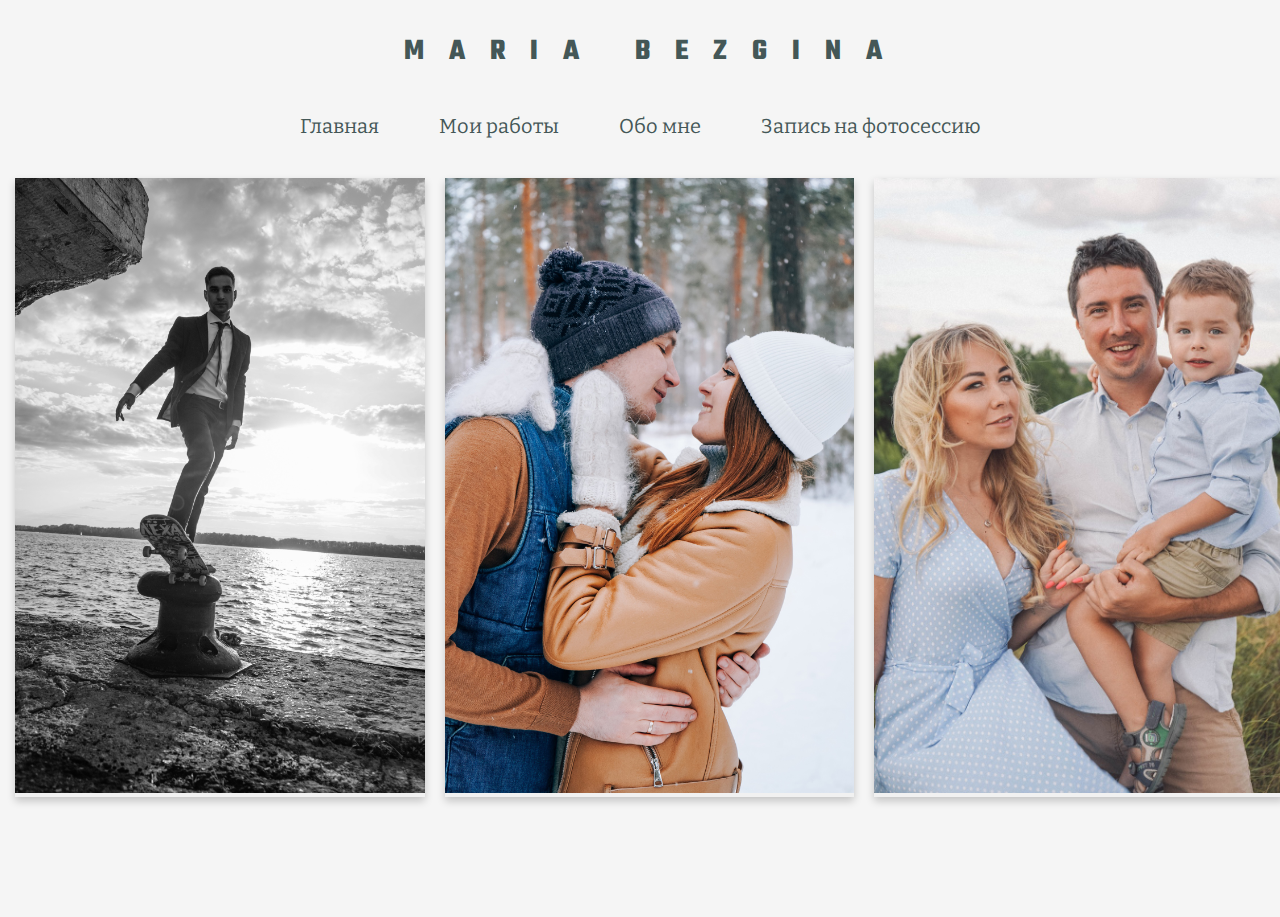
<file: index.html>
<!DOCTYPE html>
<html lang="ru">
<head>
  <meta charset="UTF-8">
  <meta name="viewport" content="width=device-width, initial-scale=1.0">
  <title>Мария Безгина</title>
  <link href="https://cdn.jsdelivr.net/npm/bootstrap@5.3.2/dist/css/bootstrap.min.css" rel="stylesheet" integrity="sha384-T3c6CoIi6uLrA9TneNEoa7RxnatzjcDSCmG1MXxSR1GAsXEV/Dwwykc2MPK8M2HN" crossorigin="anonymous">
<script src="https://cdn.jsdelivr.net/npm/bootstrap@5.3.2/dist/js/bootstrap.bundle.min.js" integrity="sha384-C6RzsynM9kWDrMNeT87bh95OGNyZPhcTNXj1NW7RuBCsyN/o0jlpcV8Qyq46cDfL" crossorigin="anonymous"></script>
  <link rel="stylesheet" href="indexStyle.css">
</head>
<body>
  <h1 class="logo"><a href="index.html">MARIA BEZGINA</a></h1>
    
  <ul class="topnav" id="myTopnav">
      <li><a href="index.html" class="active">Главная</a></li>
      <li><a href="myWorks.html">Мои работы</a></li>
      <li><a href="">Обо мне</a></li>
      <li><a href="">Запись на фотосессию</a></li>
      <li class="icon"><a href="javascript:void(0);" onclick="myFunction()" >&#9776;</a></li>
    </ul>

<div class="row">
  <div class="column">
    <div class="card">
      <img class="img" src="images/portraitPhoto.jpg" alt="">
      <div class="card-img-overlay">
          <h1 class="cardTitle">PORTRAIT PHOTO</h1>
          <!-- <p class="card-text"></p> -->
        </div>
      <!-- <h3>Карточка 1</h3>
      <p>Некоторый текст</p>
      <p>Некоторый текст</p> -->
    </div>
  </div>

  <div class="column">
    <div class="card">
      <img class="img" src="images/LOVESTORY.jpg" alt="">
      <div class="card-img-overlay">
<h1 class="cardTitle">LOVE STORY</h1>
      </div>
      <!-- <h3>Карточка 2</h3>
      <p>Некоторый текст</p>
      <p>Некоторый текст</p> -->
    </div>
  </div>
  
  <div class="column">
    <div class="card">
       <img class="img" src="images/img6.jpg" alt="">
      <div class="card-img-overlay">
<h1 class="cardTitle">FAMILY PHOTO</h1>
      </div>
      <!-- <h3>Карточка 3</h3>
      <p>Некоторый текст</p>
      <p>Некоторый текст</p> -->
    </div>
  </div>
  
  
  </div>
</div>

  <script src="script.js"></script>
  
</body>
</html>
</body>
</html>



<!-- <!DOCTYPE html>
<html lang="en">
  <head>
    <meta charset="UTF-8" />
    <meta name="viewport" content="width=device-width, initial-scale=1.0" />
    <title>Maria_Bez</title>
<link href="https://cdn.jsdelivr.net/npm/bootstrap@5.3.2/dist/css/bootstrap.min.css" rel="stylesheet" integrity="sha384-T3c6CoIi6uLrA9TneNEoa7RxnatzjcDSCmG1MXxSR1GAsXEV/Dwwykc2MPK8M2HN" crossorigin="anonymous">
<script src="https://cdn.jsdelivr.net/npm/bootstrap@5.3.2/dist/js/bootstrap.bundle.min.js" integrity="sha384-C6RzsynM9kWDrMNeT87bh95OGNyZPhcTNXj1NW7RuBCsyN/o0jlpcV8Qyq46cDfL" crossorigin="anonymous"></script>
    <link rel="stylesheet" href="style.css" />
  </head>
  <body>
    <h1><a class="logo" href="index.html">MARIA  BEZGINA</a></h1>
    <nav>
        <li><a href="index.html">Главная</a></li>
        <li><a href="gallery.html">Галерея</a></li>
        <li><a href="#design">Дизайн</a></li>
        <li><a href="#about">Обо мне</a></li>
        <li><a href="#photo">Запись на фотосет</a></li>
      </ul>
    </nav>
    <div class="container">
        <div class="card">
        <img src="Images/portraitPhoto.jpg" class="card-img" alt="PORTRAIT PHOTO">
        <div class="card-img-overlay">
          <h1 class="cardTitle">PORTRAIT-PHOTO</h1>
          <p class="card-text"></p>
        </div>
      </div>
      <div class="card">
        <img src="Images/img6.jpg" class="card-img" alt="FAMILY PHOTO">
        <div class="card-img-overlay">
          <h1 class="cardTitle">FAMILY PHOTO</h1>
          <p class="card-text"></p>
        </div>
      </div>
       <div class="card">
        <img src="Images/LOVESTORY.jpg" class="card-img" alt="LOVE STORY">
        <div class="card-img-overlay">
          <h1 class="cardTitle">LOVE STORY</h1>
          <p class="card-text"></p>
        </div>
      </div>
    </div>
    <script src="https://cdn.jsdelivr.net/npm/@popperjs/core@2.11.8/dist/umd/popper.min.js" integrity="sha384-I7E8VVD/ismYTF4hNIPjVp/Zjvgyol6VFvRkX/vR+Vc4jQkC+hVqc2pM8ODewa9r" crossorigin="anonymous"></script>
<script src="https://cdn.jsdelivr.net/npm/bootstrap@5.3.2/dist/js/bootstrap.min.js" integrity="sha384-BBtl+eGJRgqQAUMxJ7pMwbEyER4l1g+O15P+16Ep7Q9Q+zqX6gSbd85u4mG4QzX+" crossorigin="anonymous"></script>
  </body>
</html> -->
</file>
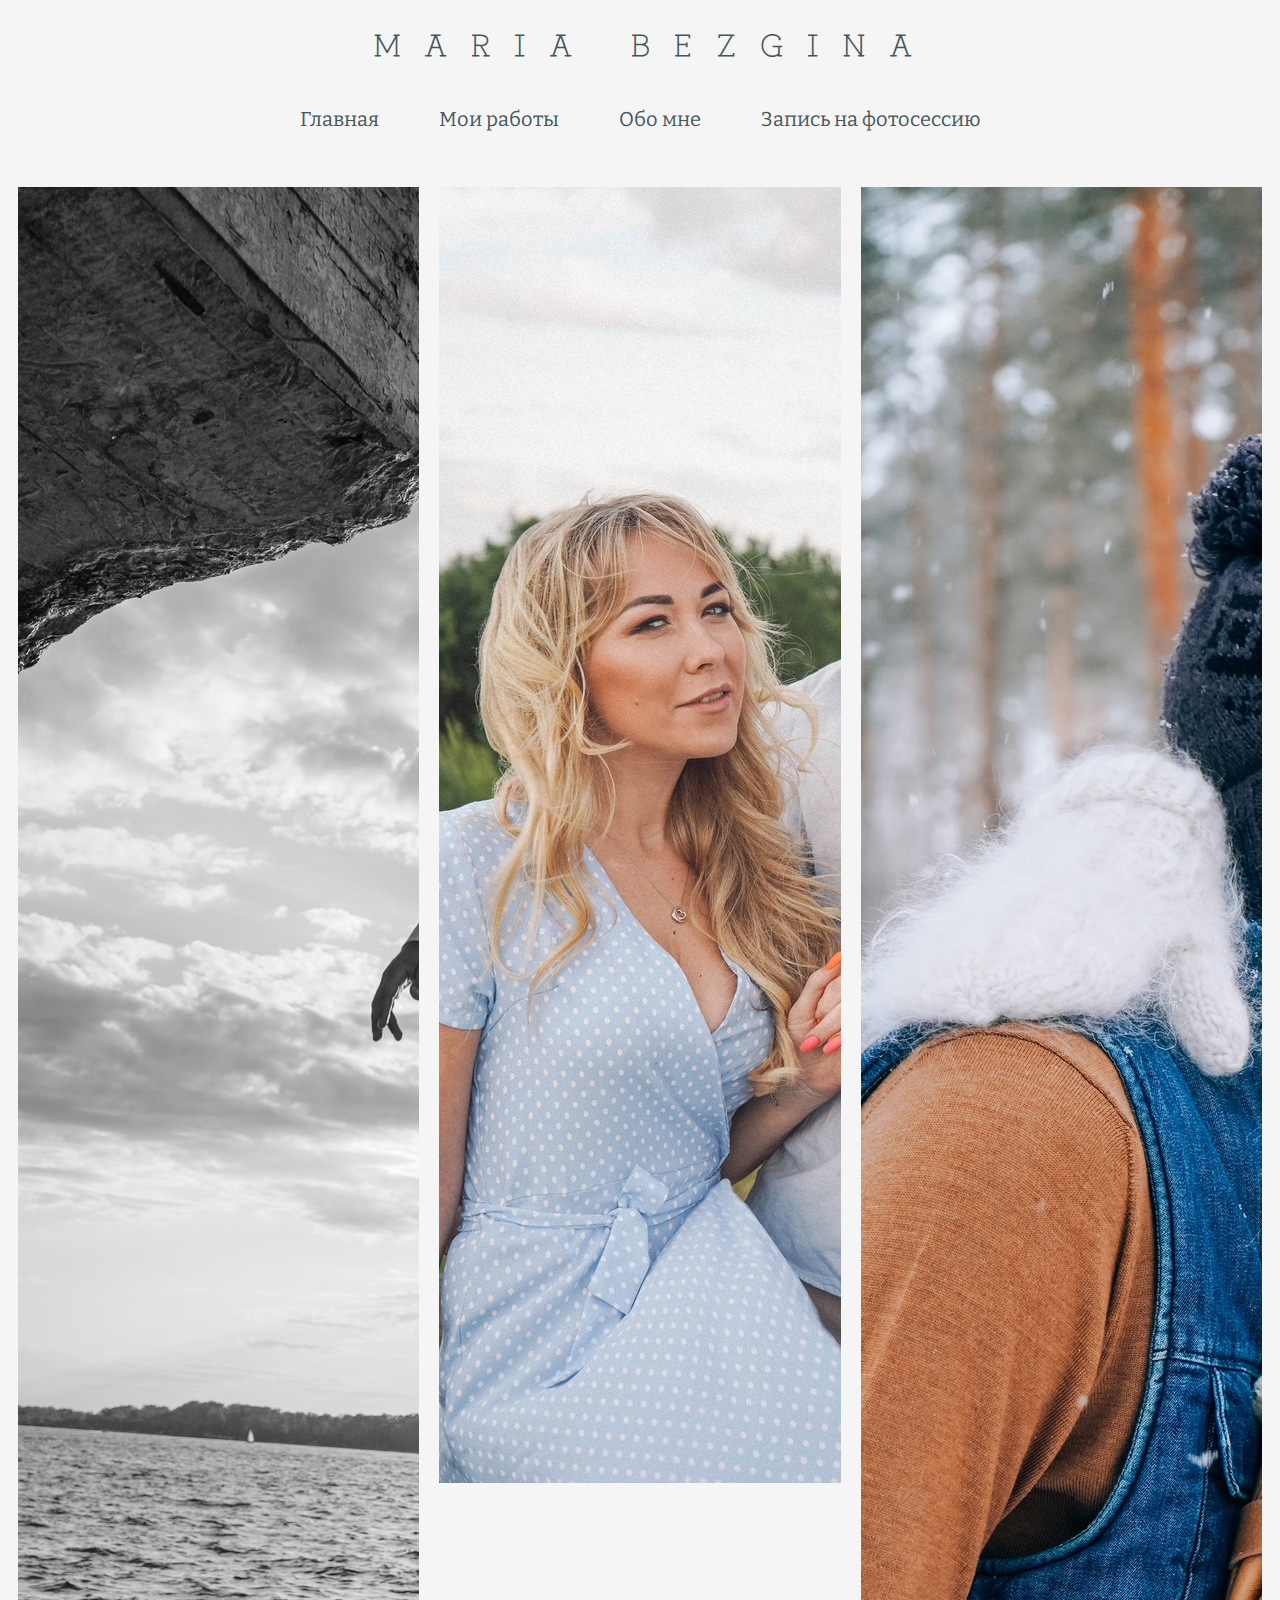
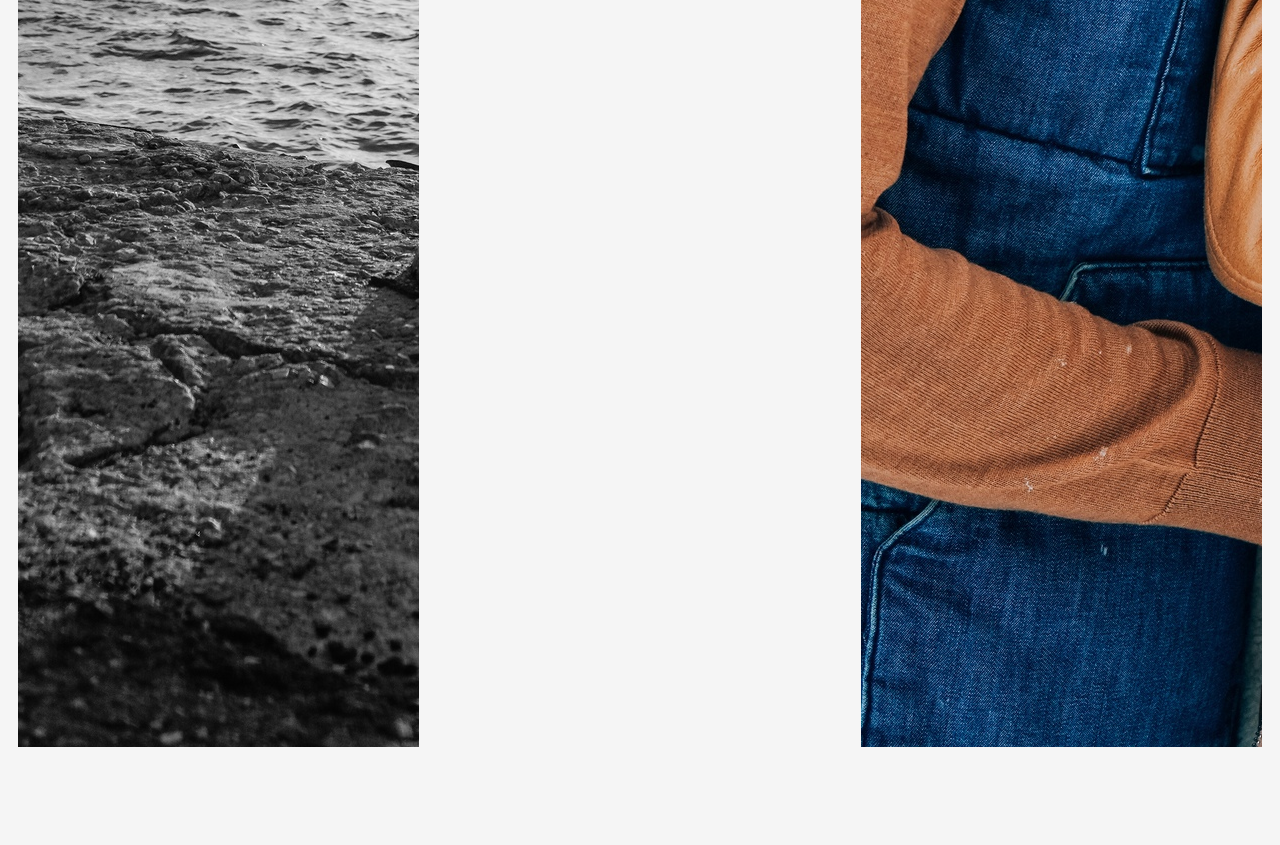
<file: jopa.html>
<!DOCTYPE html>
<html lang="ru">
<head>
  <meta charset="UTF-8">
  <meta name="viewport" content="width=device-width, initial-scale=1.0">
  <title>Мария Безгина</title>
  <link rel="stylesheet" href="jopa.css">
</head>
<body>
  <h1 class="logo"><a href="index.html">MARIA BEZGINA</a></h1>
    
  <ul class="topnav" id="myTopnav">
      <li><a href="index.html" class="active">Главная</a></li>
      <li><a href="myWorks.html">Мои работы</a></li>
      <li><a href="">Обо мне</a></li>
      <li><a href="">Запись на фотосессию</a></li>
      <li class="icon"><a href="javascript:void(0);" onclick="myFunction()" >&#9776;</a></li>
    </ul>

<div class="container">
        <div class="card">
        <img src="images/portraitPhoto.jpg" class="card-img" alt="...">
        <div class="card-img-overlay">
          <h1 class="cardTitle">PORTRAIT PHOTO</h1>
          <p class="card-text"></p>
        </div>
      </div>
      <div class="card">
        <img src="images/img6.jpg" class="card-img" alt="...">
        <div class="card-img-overlay">
          <h1 class="cardTitle">FAMILY PHOTO</h1>
          <p class="card-text"></p>
        </div>
      </div>
       <div class="card">
        <img src="images/LOVESTORY.jpg" class="card-img" alt="...">
        <div class="card-img-overlay">
          <h1 class="cardTitle">LOVE STORY</h1>
          <p class="card-text"></p>
        </div>
      </div>
    </div>
    <script src="https://cdn.jsdelivr.net/npm/@popperjs/core@2.11.8/dist/umd/popper.min.js" integrity="sha384-I7E8VVD/ismYTF4hNIPjVp/Zjvgyol6VFvRkX/vR+Vc4jQkC+hVqc2pM8ODewa9r" crossorigin="anonymous"></script>
<script src="https://cdn.jsdelivr.net/npm/bootstrap@5.3.2/dist/js/bootstrap.min.js" integrity="sha384-BBtl+eGJRgqQAUMxJ7pMwbEyER4l1g+O15P+16Ep7Q9Q+zqX6gSbd85u4mG4QzX+" crossorigin="anonymous"></script>

<!-- <div class="row">
  <div class="column">
    <div class="card">
        <img src="resized-images/portraitPhoto2.jpg" class="card-img" alt="...">
        <div class="card-img-overlay">
            <h3 class="cardTitle">PORTRAIT PHOTO</h3>
        </div>
    </div>
  </div>

  <div class="column">
    <div class="card">
      <h3>Карточка 2</h3>
      <p>Некоторый текст</p>
      <p>Некоторый текст</p>
    </div>
  </div>
  
  <div class="column">
    <div class="card">
      <h3>Карточка 3</h3>
      <p>Некоторый текст</p>
      <p>Некоторый текст</p>
    </div>
  </div>
  
  
  </div>
</div> -->

  <script src="script.js"></script>
  
</body>
</html>
</body>
</html>



<!-- <!DOCTYPE html>
<html lang="en">
  <head>
    <meta charset="UTF-8" />
    <meta name="viewport" content="width=device-width, initial-scale=1.0" />
    <title>Maria_Bez</title>
<link href="https://cdn.jsdelivr.net/npm/bootstrap@5.3.2/dist/css/bootstrap.min.css" rel="stylesheet" integrity="sha384-T3c6CoIi6uLrA9TneNEoa7RxnatzjcDSCmG1MXxSR1GAsXEV/Dwwykc2MPK8M2HN" crossorigin="anonymous">
<script src="https://cdn.jsdelivr.net/npm/bootstrap@5.3.2/dist/js/bootstrap.bundle.min.js" integrity="sha384-C6RzsynM9kWDrMNeT87bh95OGNyZPhcTNXj1NW7RuBCsyN/o0jlpcV8Qyq46cDfL" crossorigin="anonymous"></script>
    <link rel="stylesheet" href="style.css" />
  </head>
  <body>
    <h1><a class="logo" href="index.html">MARIA  BEZGINA</a></h1>
    <nav>
        <li><a href="index.html">Главная</a></li>
        <li><a href="gallery.html">Галерея</a></li>
        <li><a href="#design">Дизайн</a></li>
        <li><a href="#about">Обо мне</a></li>
        <li><a href="#photo">Запись на фотосет</a></li>
      </ul>
    </nav>
    <div class="container">
        <div class="card">
        <img src="Images/portraitPhoto.jpg" class="card-img" alt="PORTRAIT PHOTO">
        <div class="card-img-overlay">
          <h1 class="cardTitle">PORTRAIT-PHOTO</h1>
          <p class="card-text"></p>
        </div>
      </div>
      <div class="card">
        <img src="Images/img6.jpg" class="card-img" alt="FAMILY PHOTO">
        <div class="card-img-overlay">
          <h1 class="cardTitle">FAMILY PHOTO</h1>
          <p class="card-text"></p>
        </div>
      </div>
       <div class="card">
        <img src="Images/LOVESTORY.jpg" class="card-img" alt="LOVE STORY">
        <div class="card-img-overlay">
          <h1 class="cardTitle">LOVE STORY</h1>
          <p class="card-text"></p>
        </div>
      </div>
    </div>
    <script src="https://cdn.jsdelivr.net/npm/@popperjs/core@2.11.8/dist/umd/popper.min.js" integrity="sha384-I7E8VVD/ismYTF4hNIPjVp/Zjvgyol6VFvRkX/vR+Vc4jQkC+hVqc2pM8ODewa9r" crossorigin="anonymous"></script>
<script src="https://cdn.jsdelivr.net/npm/bootstrap@5.3.2/dist/js/bootstrap.min.js" integrity="sha384-BBtl+eGJRgqQAUMxJ7pMwbEyER4l1g+O15P+16Ep7Q9Q+zqX6gSbd85u4mG4QzX+" crossorigin="anonymous"></script>
  </body>
</html> -->
</file>
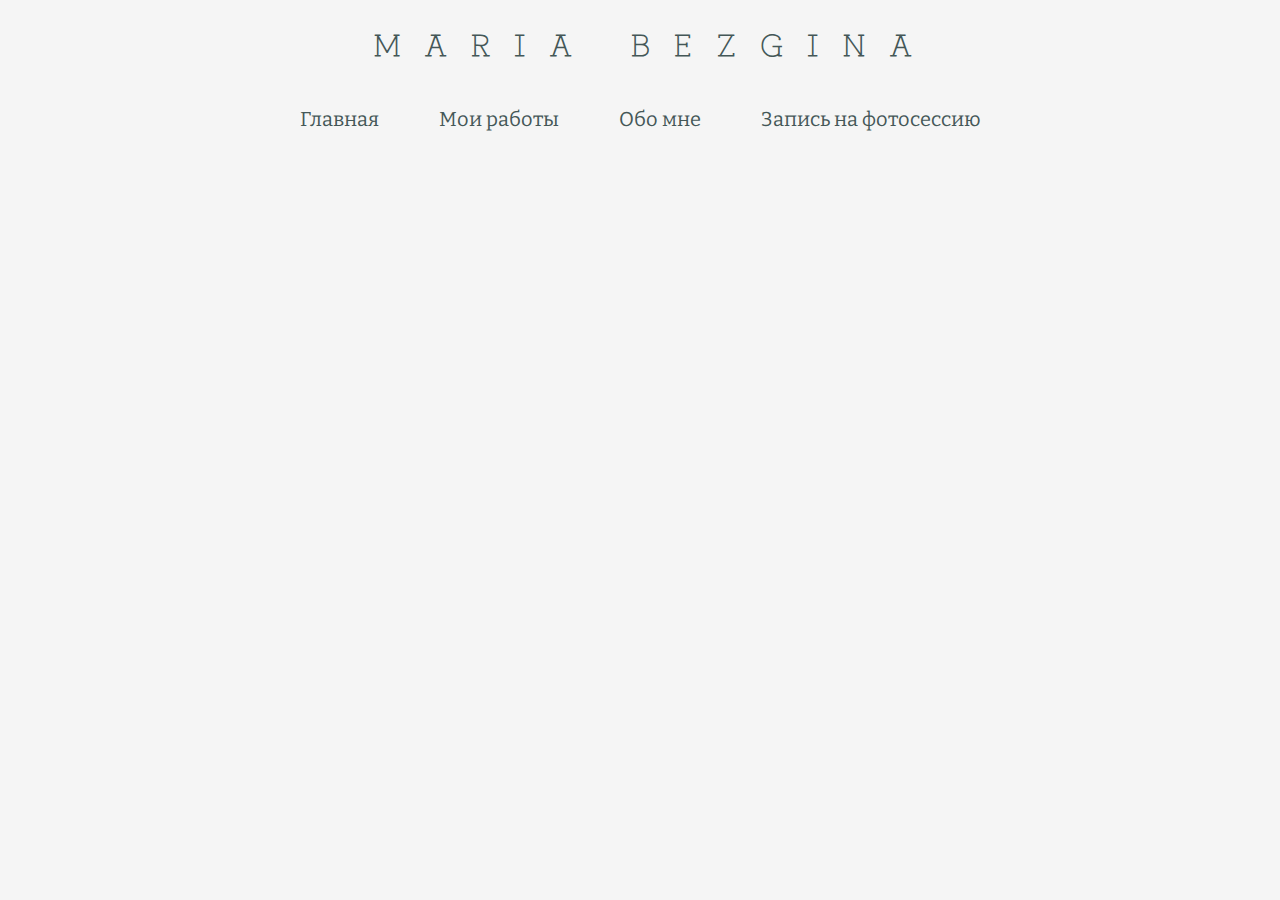
<file: myWorks.html>
<!DOCTYPE html>
<html lang="ru">
<head>
  <meta charset="UTF-8">
  <meta name="viewport" content="width=device-width, initial-scale=1.0">
  <title>Мария Безгина</title>
  <link rel="stylesheet" href="myWorksStyle.css">
</head>
<body>
  <h1 class="logo"><a href="index.html">MARIA  BEZGINA</a></h1>
    
  <ul class="topnav" id="myTopnav">
      <li><a href="index.html" class="active">Главная</a></li>
      <li><a href="works.html">Мои работы</a></li>
      <li><a href="">Обо мне</a></li>
      <li><a href="">Запись на фотосессию</a></li>
      <li class="icon"><a href="javascript:void(0);" onclick="myFunction()" >&#9776;</a></li>
    </ul>

  <script src="script.js"></script>
  
</body>
</html>
</body>
</html>
</file>
<file: indexStyle.css>
@import url('https://fonts.googleapis.com/css2?family=Grandiflora+One&family=Rock+Salt&display=swap');
@import url('https://fonts.googleapis.com/css2?family=Bitter:wght@400;600&display=swap');
@import url("https://fonts.googleapis.com/css2?family=Playfair+Display:ital,wght@0,400;0,600;1,400&display=swap");
@import url('https://fonts.googleapis.com/css2?family=Teko:wght@400;600&display=swap');
body {
  background-color: whitesmoke;
  margin: 0;
}

.logo a {
  margin-top: 30px;
  margin-left: 30px;
  display: block;
  text-decoration: none;
  font-family: 'Teko', sans-serif;
  text-align: center;
  font-size: 30px;
  letter-spacing: 25px;
  color: rgb(68, 87, 87);
}

.logo a:hover {
  /* text-decoration: none; */
  /* cursor: pointer; */
  color: rgba(63, 57, 57, 0.425);
  transition: 0.3s;
}

ul.topnav {
  display: flex;
  align-items: center;
  justify-content: center;
  list-style-type: none;
  margin: 0;
  padding: 0;
  overflow: hidden;
  background-color: none;
}

ul.topnav li {
  float: left;
}

ul.topnav li a {
  display: inline-block;
  font-family: 'Bitter', serif;
  color: rgb(68, 87, 87);
  text-align: center;
  padding: 20px 30px;
  text-decoration: none;
  transition: 0.3s;
  font-size: 20px;
}

ul.topnav li a:hover {
  color: rgba(63, 57, 57, 0.425);
}

/* .icon {
  font-size: 20px;
} */

ul.topnav li.icon {
  display: none;
}


.card {
  margin:10px;
  margin-top: 20px;
  width: 100%;
  overflow: hidden;
  cursor: pointer;
}

.img {
  width: 100%;
  object-fit: cover;
  transition: all 0.3s ease-in-out; */
}

/* .img:hover {
  box-shadow: inset 0 0 0px black, 0 8px 15px black;
  transform: scale(1.1)
} */

.card {
  transition: 0.3s;
}

.cardTitle {
  font-family: "Playfair Display", serif;
  color: whitesmoke;
  text-align: center;
  opacity: 0;
  position: absolute;
  /* bottom:50%; */
  left: 50%;
  transform: translate(-50%, 0);
  transition: 0.5s;
  width: 98%;
  font-size: 50px;
  background-color: rgba(0, 0, 0, 0.3);
  /* border-top:5px solid green; */
  padding: 10px 5px;
  color: #fff;
}

/* .container .card .card-img-overlay  */
.card:hover .cardTitle {
  opacity: 1;
}

.card:hover {
  transform: scale(1.02);
}

@media screen and (max-width: 680px) {
  ul.topnav {
    display: inline-block;
    width: 100%;
    border: 0.5px solid rgb(68, 87, 87);
  }
  ul.topnav li a {
    color: whitesmoke;
  }
  ul.topnav li a:hover {
    color: rgb(68, 87, 87);
  }
  ul.topnav {
    background-color: rgb(175, 163, 163);
  }
  ul.topnav li:not(:first-child) {
    display: none;
  }
  ul.topnav li.icon {
    float: right;
    display: inline-block;
  }
}

@media screen and (max-width: 680px) {
  ul.topnav.responsive {
    position: relative;
  }
  ul.topnav.responsive li.icon {
    position: absolute;
    right: 0;
    top: 0;
  }
  ul.topnav.responsive li {
    float: none;
    display: inline;
  }
  ul.topnav.responsive li a {
    display: block;
    text-align: left;
  }
}

* {
  box-sizing: border-box;
}

/* Поплавок три колонки бок о бок */
.column {
  float: left;
  width: 33.3%;
  padding: 0 10px;
}

/* Удалите лишние левые и правые поля, из-за заполнения */
.row {margin: 0 -5px;}

/* Очистить поплавки после столбцов */
.row:after {
  content: "";
  display: table;
  clear: both;
}

/* Отзывчивые столбцы */
@media screen and (max-width: 680px) {
  .column {
    width: 95.5%;
    display: block;
  }
}

/* Стиль контейнера карточек */
.card {
  box-shadow: 0 4px 8px 0 rgba(0, 0, 0, 0.2);
  padding: 0;
  text-align: center;
  background-color: #f1f1f1;
}
</file>
<file: jopa.css>
@import url('https://fonts.googleapis.com/css2?family=Grandiflora+One&family=Rock+Salt&display=swap');
@import url('https://fonts.googleapis.com/css2?family=Bitter:wght@400;600&display=swap');

body {
  background-color: whitesmoke;
}

.logo a {
  margin-left: 30px;
  display: block;
  text-decoration: none;
  font-family: 'Grandiflora One', cursive;
  text-align: center;
  font-size: 30px;
  letter-spacing: 25px;
  color: rgb(68, 87, 87);
}

.logo a:hover {
  /* text-decoration: none; */
  /* cursor: pointer; */
  color: rgba(63, 57, 57, 0.425);
  transition: 0.3s;
}

ul.topnav {
  display: flex;
  align-items: center;
  justify-content: center;
  list-style-type: none;
  margin: 0;
  padding: 0;
  overflow: hidden;
  background-color: none;
}

ul.topnav li {
  float: left;
}

ul.topnav li a {
  display: inline-block;
  font-family: 'Bitter', serif;
  color: rgb(68, 87, 87);
  text-align: center;
  padding: 20px 30px;
  text-decoration: none;
  transition: 0.3s;
  font-size: 20px;
}

ul.topnav li a:hover {
  color: rgba(63, 57, 57, 0.425);
}

/* .icon {
  font-size: 20px;
} */

ul.topnav li.icon {
  display: none;
}

.card {
  margin:10px;
  margin-top: 20px;
  width: 100%;
  overflow: hidden;
  cursor: pointer;
}

.card {
  transition: 0.4s;
}

.card:hover {
  transform: scale(1.01);
}

.cardTitle {
  font-family: 'Playfair Display', serif;
  color: whitesmoke;
  text-align: center;
  opacity:0;
  position:absolute;
  /* bottom:50%; */
  left:50%;
  transform:translate(-50%, 0);
  transition: 0.5s;
  width:98%;
  font-size:32px;
  background-color:rgba(0, 0, 0, 0.3);
  /* border-top:5px solid green; */
  padding:10px 5px;
  color:#fff;
}

/* .container .card .card-img-overlay  */
.card:hover .cardTitle{
  opacity:1;
}

@media screen and (max-width: 680px) {
  ul.topnav {
    display: inline-block;
    width: 100%;
    border: 0.5px solid rgb(68, 87, 87);
  }
  ul.topnav li a {
    color: whitesmoke;
  }
  ul.topnav li a:hover {
    color: rgb(68, 87, 87);
  }
  ul.topnav {
    background-color: rgb(175, 163, 163);
  }
  ul.topnav li:not(:first-child) {
    display: none;
  }
  ul.topnav li.icon {
    float: right;
    display: inline-block;
  }
}

@media screen and (max-width: 680px) {
  ul.topnav.responsive {
    position: relative;
  }
  ul.topnav.responsive li.icon {
    position: absolute;
    right: 0;
    top: 0;
  }
  ul.topnav.responsive li {
    float: none;
    display: inline;
  }
  ul.topnav.responsive li a {
    display: block;
    text-align: left;
  }
}

.container {
  display: flex;
  margin-top: 1rem;
  position: relative;
}

/* @media screen and (max-width: 600px) {
  .container {
    width: 100%;
    display: block;
    margin-bottom: 20px;
  }
} */

.card {
  margin:10px;
  margin-top: 20px;
  width: 100%;
  overflow: hidden;
  cursor: pointer;
}

.card {
  transition: 0.4s;
}

.card:hover {
  transform: scale(1.1);
}

.cardTitle {
  font-family: 'Playfair Display', serif;
  color: whitesmoke;
  text-align: center;
  opacity:0;
  position:absolute;
  /* bottom:50%; */
  left:50%;
  transform:translate(-50%, 0);
  transition: 0.5s;
  width:98%;
  font-size:32px;
  background-color:rgba(0, 0, 0, 0.3);
  /* border-top:5px solid green; */
  padding:10px 5px;
  color:#fff;
}

/* .container .card .card-img-overlay  */
.card:hover .cardTitle{
  opacity:1;
}

/* * {
  box-sizing: border-box;
} */

/* body {
  font-family: Arial, Helvetica, sans-serif;
} */

/* Поплавок три колонки бок о бок */
/* .column {
  float: left;
  width: 33.3%;
  padding: 0 10px;
} */

/* Удалите лишние левые и правые поля, из-за заполнения */
/* .row {margin: 0 -5px;} */

/* Очистить поплавки после столбцов */
/* .row:after {
  content: "";
  display: table;
  clear: both;
} */

/* Отзывчивые столбцы */
/* @media screen and (max-width: 680px) {
  .column {
    width: 100%;
    display: block;
    margin-bottom: 20px;
  }
} */

/* Стиль контейнера карточек */
/* .card {
  box-shadow: 0 4px 8px 0 rgba(0, 0, 0, 0.2);
  padding: 16px;
  text-align: center;
  background-color: #f1f1f1;
} */

/* .nav {
  display: flex;
  align-items: center;
  padding: 15px;
  background-color: lightgray;
  overflow: hidden;
}

.nav a {
  color: black;
  text-decoration: none;
  margin-left: 1em;
  transition: all 0.3s ease;
}

.nav a:hover {
  background-color: gray;
}

.active {
  border-bottom: 3px solid black;
} */
</file>
<file: myWorksStyle.css>
@import url('https://fonts.googleapis.com/css2?family=Grandiflora+One&family=Rock+Salt&display=swap');
@import url('https://fonts.googleapis.com/css2?family=Bitter:wght@400;600&display=swap');

body {
  background-color: whitesmoke;
  margin: 0;
}

.logo a {
    margin-left: 30px;
  display: block;
  text-decoration: none;
  font-family: 'Grandiflora One', cursive;
  text-align: center;
  font-size: 30px;
  letter-spacing: 25px;
  color: rgb(68, 87, 87);
}

.logo a:hover {
  /* text-decoration: none; */
  /* cursor: pointer; */
  color: rgba(63, 57, 57, 0.425);
  transition: 0.3s;
}

ul.topnav {
  display: flex;
  align-items: center;
  justify-content: center;
  list-style-type: none;
  margin: 0;
  padding: 0;
  overflow: hidden;
  background-color: none;
}

ul.topnav li {
  float: left;
}

ul.topnav li a {
  display: inline-block;
  font-family: 'Bitter', serif;
  color: rgb(68, 87, 87);
  text-align: center;
  padding: 20px 30px;
  text-decoration: none;
  transition: 0.3s;
  font-size: 20px;
}

ul.topnav li a:hover {
  color: rgba(63, 57, 57, 0.425);
}

/* .icon {
  font-size: 20px;
} */

ul.topnav li.icon {
  display: none;
}

@media screen and (max-width: 680px) {
  ul.topnav {
    display: inline-block;
    width: 100%;
    border: 0.5px solid rgb(68, 87, 87);
  }
  ul.topnav li a {
    color: whitesmoke;
  }
  ul.topnav li a:hover {
    color: rgb(68, 87, 87);
  }
  ul.topnav {
    background-color: rgb(175, 163, 163);
  }
  ul.topnav li:not(:first-child) {
    display: none;
  }
  ul.topnav li.icon {
    float: right;
    display: inline-block;
  }
}

@media screen and (max-width: 680px) {
  ul.topnav.responsive {
    position: relative;
  }
  ul.topnav.responsive li.icon {
    position: absolute;
    right: 0;
    top: 0;
  }
  ul.topnav.responsive li {
    float: none;
    display: inline;
  }
  ul.topnav.responsive li a {
    display: block;
    text-align: left;
  }
}

/* .nav {
  display: flex;
  align-items: center;
  padding: 15px;
  background-color: lightgray;
  overflow: hidden;
}

.nav a {
  color: black;
  text-decoration: none;
  margin-left: 1em;
  transition: all 0.3s ease;
}

.nav a:hover {
  background-color: gray;
}

.active {
  border-bottom: 3px solid black;
} */
</file>
